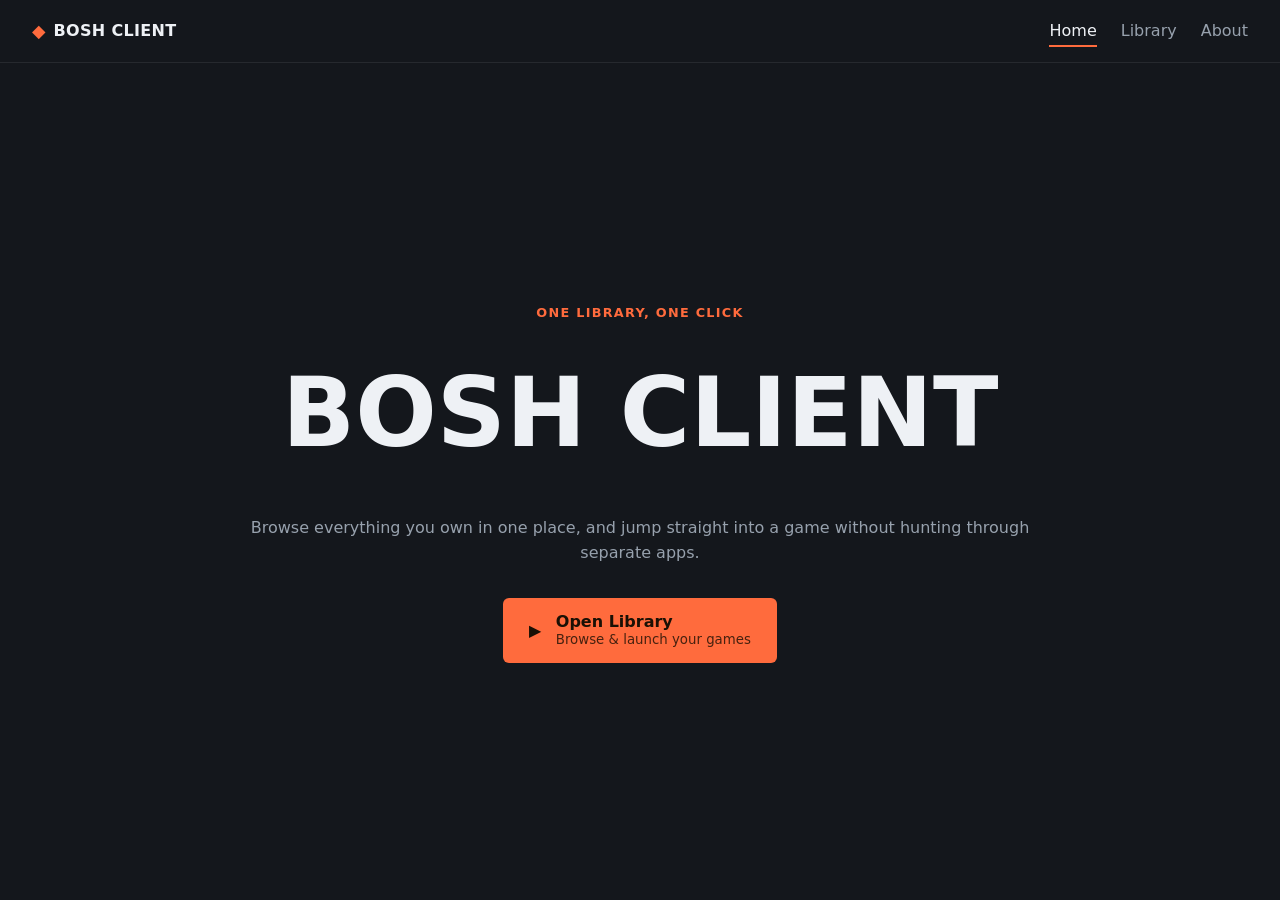
<file: index.html>
<!DOCTYPE html>
<html lang="en">
<head>
  <meta charset="UTF-8">
  <meta name="viewport" content="width=device-width, initial-scale=1.0">
  <title>BOSH CLIENT — Game Library</title>
  <link rel="stylesheet" href="style.css">
</head>
<body class="client-body">
  <a class="skip-link" href="#main-content">Skip to main content</a>

  <header class="client-titlebar">
    <a href="index.html" class="client-brand" aria-label="BOSH CLIENT Home">
      <span class="client-logo" aria-hidden="true">&#9670;</span>
      <span class="site-title">BOSH CLIENT</span>
    </a>
    <nav class="client-nav" aria-label="Primary">
      <ul>
        <li><a href="index.html" aria-current="page">Home</a></li>
        <li><a href="library.html">Library</a></li>
        <li><a href="about.html">About</a></li>
      </ul>
    </nav>
  </header>

  <main id="main-content" class="client-hero">
    <div class="hero-container">
      <p class="hero-tag">One library, one click</p>
      <h1 class="hero-title">BOSH CLIENT</h1>
      <p class="hero-description">
        Browse everything you own in one place, and jump straight into a game
        without hunting through separate apps.
      </p>
      <a href="library.html" class="btn-hero-launch">
        <span class="btn-icon" aria-hidden="true">&#9654;</span>
        <span class="btn-text">
          <strong>Open Library</strong>
          <small>Browse &amp; launch your games</small>
        </span>
      </a>
    </div>
  </main>
</body>
</html>
</file>
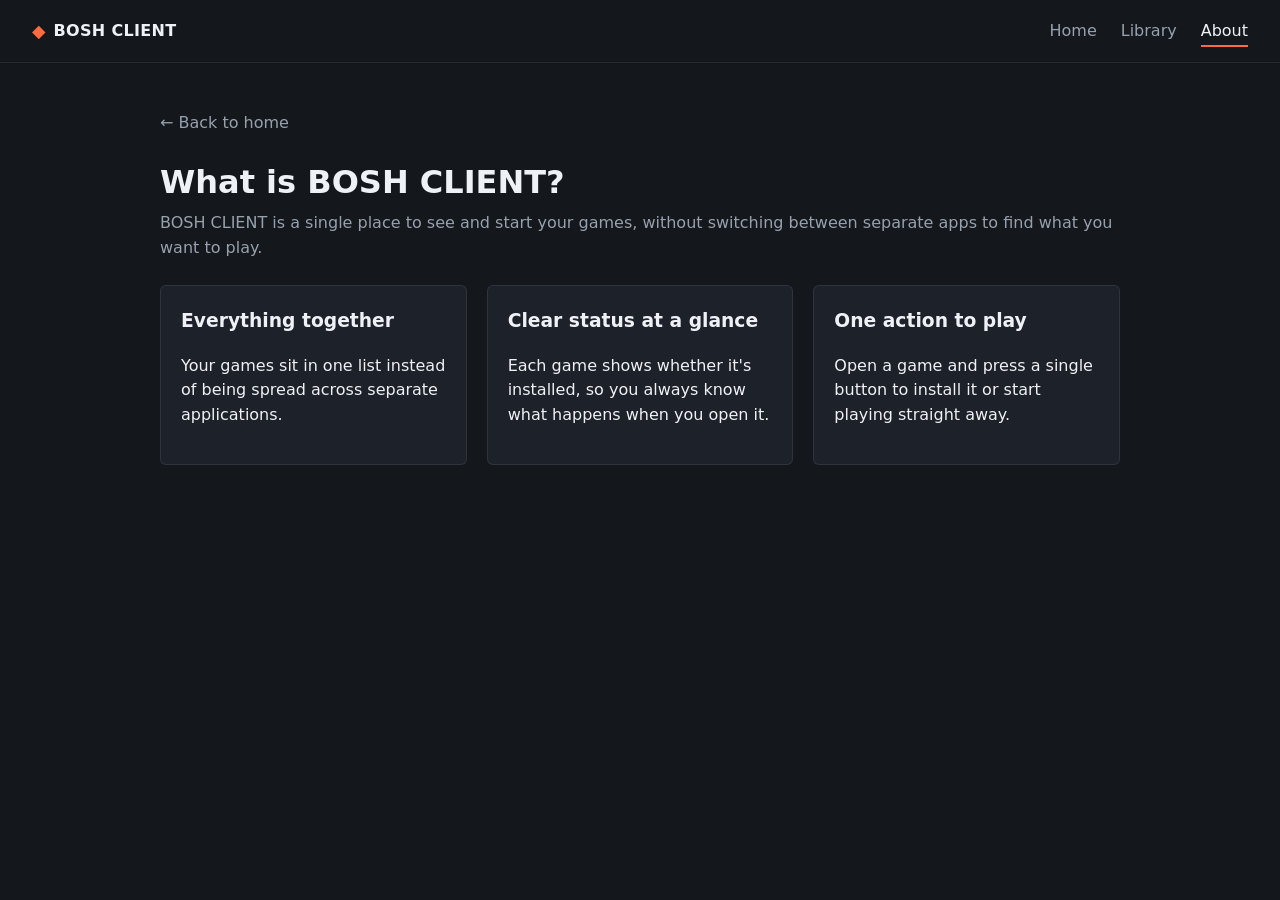
<file: about.html>
<!DOCTYPE html>
<html lang="en">
<head>
  <meta charset="UTF-8">
  <meta name="viewport" content="width=device-width, initial-scale=1.0">
  <title>About — BOSH CLIENT</title>
  <link rel="stylesheet" href="style.css">
</head>
<body class="client-body">
  <a class="skip-link" href="#main-content">Skip to content</a>

  <header class="client-titlebar">
    <a href="index.html" class="client-brand" aria-label="BOSH CLIENT Home">
      <span class="client-logo" aria-hidden="true">&#9670;</span>
      <span class="site-title">BOSH CLIENT</span>
    </a>
    <nav class="client-nav" aria-label="Primary">
      <ul>
        <li><a href="index.html">Home</a></li>
        <li><a href="library.html">Library</a></li>
        <li><a href="about.html" aria-current="page">About</a></li>
      </ul>
    </nav>
  </header>

  <main id="main-content" class="about-container">
    <p class="breadcrumb"><a href="index.html">&larr; Back to home</a></p>

    <h1>What is BOSH CLIENT?</h1>
    <p class="page-intro">BOSH CLIENT is a single place to see and start your games, without switching between separate apps to find what you want to play.</p>

    <div class="about-grid">
      <article class="about-card">
        <h3>Everything together</h3>
        <p>Your games sit in one list instead of being spread across separate applications.</p>
      </article>

      <article class="about-card">
        <h3>Clear status at a glance</h3>
        <p>Each game shows whether it's installed, so you always know what happens when you open it.</p>
      </article>

      <article class="about-card">
        <h3>One action to play</h3>
        <p>Open a game and press a single button to install it or start playing straight away.</p>
      </article>
    </div>
  </main>
</body>
</html>
</file>
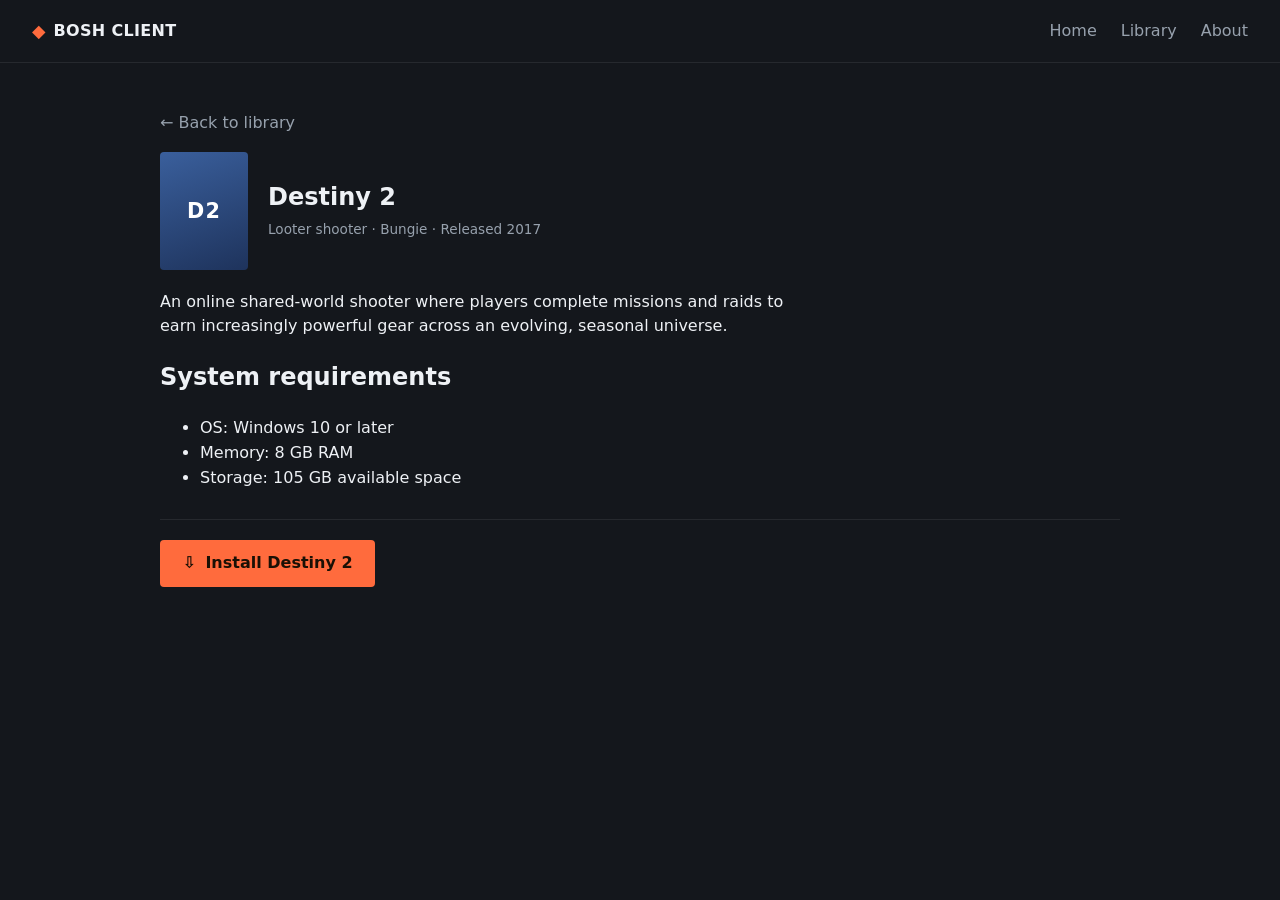
<file: destiny-2.html>
<!DOCTYPE html>
<html lang="en">
<head>
  <meta charset="UTF-8">
  <meta name="viewport" content="width=device-width, initial-scale=1.0">
  <title>Destiny 2 — BOSH CLIENT</title>
  <link rel="stylesheet" href="style.css">
</head>
<body class="client-body">
  <a class="skip-link" href="#game-detail">Skip to game details</a>

  <header class="client-titlebar">
    <a href="index.html" class="client-brand" aria-label="BOSH CLIENT Home">
      <span class="client-logo" aria-hidden="true">&#9670;</span>
      <span class="site-title">BOSH CLIENT</span>
    </a>
    <nav class="client-nav" aria-label="Primary">
      <ul>
        <li><a href="index.html">Home</a></li>
        <li><a href="library.html">Library</a></li>
        <li><a href="about.html">About</a></li>
      </ul>
    </nav>
  </header>

  <main id="game-detail">
    <p class="breadcrumb"><a href="library.html">&larr; Back to library</a></p>

    <article>
      <header class="game-header">
        <div class="thumb thumb-large thumb-destiny" aria-hidden="true">D2</div>
        <div>
          <h1>Destiny 2</h1>
          <p class="game-meta">Looter shooter &middot; Bungie &middot; Released 2017</p>
        </div>
      </header>

      <p>An online shared-world shooter where players complete missions and
      raids to earn increasingly powerful gear across an evolving, seasonal
      universe.</p>

      <section aria-labelledby="requirements-heading">
        <h2 id="requirements-heading">System requirements</h2>
        <ul>
          <li>OS: Windows 10 or later</li>
          <li>Memory: 8 GB RAM</li>
          <li>Storage: 105 GB available space</li>
        </ul>
      </section>

      <section aria-labelledby="launch-heading" class="launch-section">
        <h2 id="launch-heading" class="visually-hidden">Install or launch this game</h2>
        <button type="button" id="action-btn" class="btn-primary">
          <span class="btn-icon" id="action-icon" aria-hidden="true">&#8681;</span>
          <span id="action-label">Install Destiny 2</span>
        </button>
        <div class="progress-track" id="progress-track">
          <div class="progress-fill" id="progress-fill"></div>
        </div>
        <p id="action-status" role="status" aria-live="polite"></p>
      </section>
    </article>
  </main>

  <script>
    const STORAGE_KEY = 'bosh-installed-destiny2';
    const btn = document.getElementById('action-btn');
    const icon = document.getElementById('action-icon');
    const label = document.getElementById('action-label');
    const status = document.getElementById('action-status');
    const track = document.getElementById('progress-track');
    const fill = document.getElementById('progress-fill');
    let installed = localStorage.getItem(STORAGE_KEY) === 'true';

    if (installed) {
      icon.textContent = '\u25B6';
      label.textContent = 'Launch Destiny 2';
    }

    btn.addEventListener('click', () => {
      if (!installed) {
        // Install: a genuinely long, variable-length task. Doherty Threshold
        // says a wait over ~400ms needs continuous feedback, not a frozen
        // button, so this shows a determinate progress bar with a real
        // percentage rather than just swapping text once at the end.
        btn.disabled = true;
        icon.className = 'spinner';
        icon.textContent = '';
        label.textContent = 'Installing…';
        status.textContent = 'Installing Destiny 2. 0% complete.';
        track.classList.add('is-active');
        fill.style.transition = 'none';
        fill.style.width = '0%';
        requestAnimationFrame(() => {
          fill.style.transition = 'width 1.5s linear';
          fill.style.width = '100%';
        });

        setTimeout(() => {
          status.textContent = 'Installing Destiny 2. 50% complete.';
        }, 750);

        setTimeout(() => {
          installed = true;
          localStorage.setItem(STORAGE_KEY, 'true');
          btn.disabled = false;
          icon.className = 'btn-icon';
          icon.textContent = '\u25B6';
          label.textContent = 'Launch Destiny 2';
          status.textContent = 'Destiny 2 installed.';
          track.classList.remove('is-active');
        }, 1500);
      } else {
        // Launch: duration is indeterminate (we don't know how long the
        // engine takes to boot), so a spinner is the correct signifier here,
        // not a determinate progress bar.
        btn.disabled = true;
        icon.className = 'spinner';
        icon.textContent = '';
        label.textContent = 'Launching…';
        status.textContent = 'Starting Destiny 2.';
        setTimeout(() => {
          icon.className = 'btn-icon';
          icon.textContent = '\u2713';
          label.textContent = 'Running';
          status.textContent = 'Destiny 2 is running.';
        }, 1200);
      }
    });
  </script>
</body>
</html>
</file>
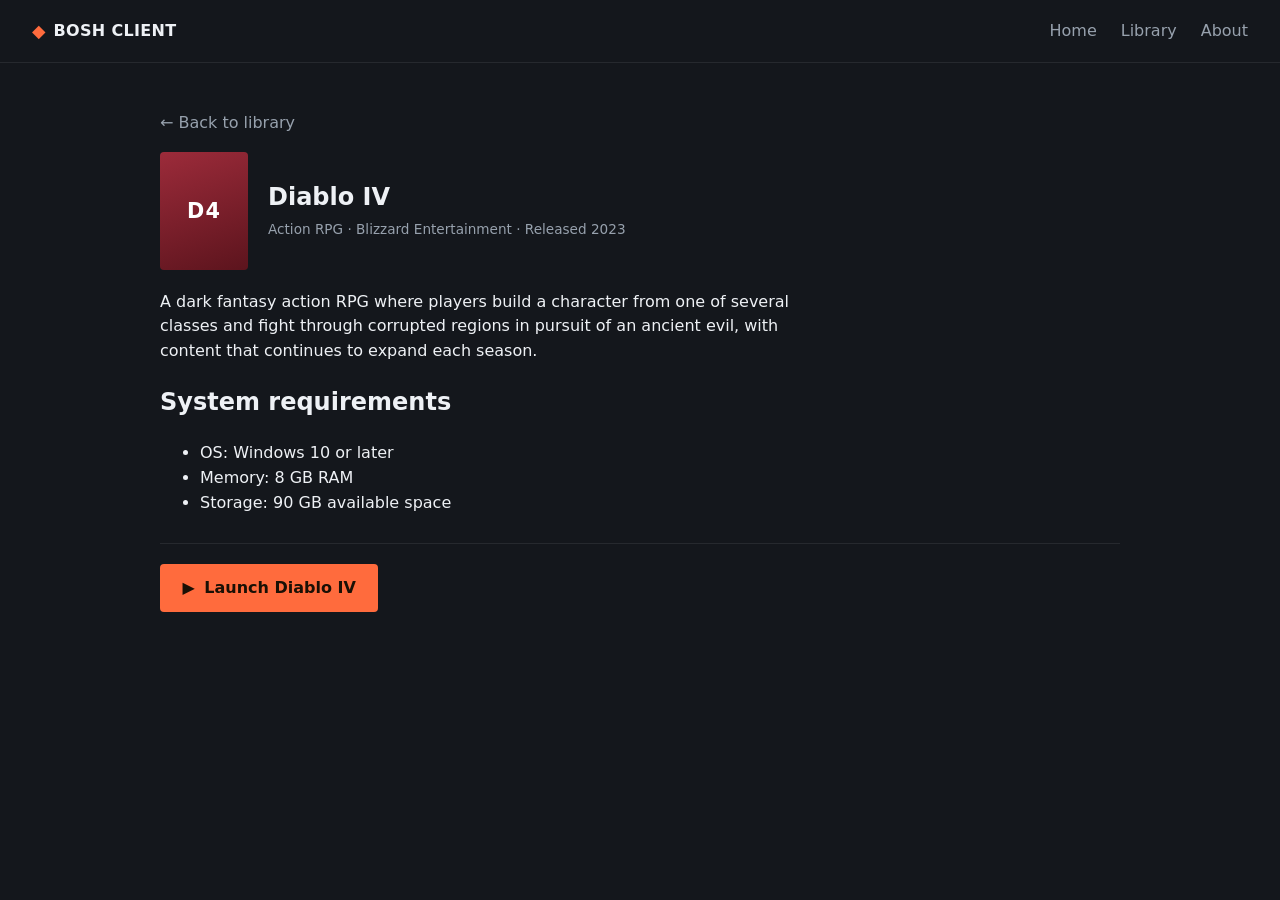
<file: diablo-iv.html>
<!DOCTYPE html>
<html lang="en">
<head>
  <meta charset="UTF-8">
  <meta name="viewport" content="width=device-width, initial-scale=1.0">
  <title>Diablo IV — BOSH CLIENT</title>
  <link rel="stylesheet" href="style.css">
</head>
<body class="client-body">
  <a class="skip-link" href="#game-detail">Skip to game details</a>

  <header class="client-titlebar">
    <a href="index.html" class="client-brand" aria-label="BOSH CLIENT Home">
      <span class="client-logo" aria-hidden="true">&#9670;</span>
      <span class="site-title">BOSH CLIENT</span>
    </a>
    <nav class="client-nav" aria-label="Primary">
      <ul>
        <li><a href="index.html">Home</a></li>
        <li><a href="library.html">Library</a></li>
        <li><a href="about.html">About</a></li>
      </ul>
    </nav>
  </header>

  <main id="game-detail">
    <p class="breadcrumb"><a href="library.html">&larr; Back to library</a></p>

    <article>
      <header class="game-header">
        <div class="thumb thumb-large thumb-diablo" aria-hidden="true">D4</div>
        <div>
          <h1>Diablo IV</h1>
          <p class="game-meta">Action RPG &middot; Blizzard Entertainment &middot; Released 2023</p>
        </div>
      </header>

      <p>A dark fantasy action RPG where players build a character from one of
      several classes and fight through corrupted regions in pursuit of an
      ancient evil, with content that continues to expand each season.</p>

      <section aria-labelledby="requirements-heading">
        <h2 id="requirements-heading">System requirements</h2>
        <ul>
          <li>OS: Windows 10 or later</li>
          <li>Memory: 8 GB RAM</li>
          <li>Storage: 90 GB available space</li>
        </ul>
      </section>

      <section aria-labelledby="launch-heading" class="launch-section">
        <h2 id="launch-heading" class="visually-hidden">Launch this game</h2>
        <button type="button" id="launch-btn" class="btn-primary">
          <span class="btn-icon" id="launch-icon" aria-hidden="true">&#9654;</span>
          <span id="launch-label">Launch Diablo IV</span>
        </button>
        <p id="launch-status" role="status" aria-live="polite"></p>
      </section>
    </article>
  </main>

  <script>
    const btn = document.getElementById('launch-btn');
    const icon = document.getElementById('launch-icon');
    const label = document.getElementById('launch-label');
    const status = document.getElementById('launch-status');
    btn.addEventListener('click', () => {
      btn.disabled = true;
      icon.className = 'spinner';
      icon.textContent = '';
      label.textContent = 'Launching…';
      status.textContent = 'Starting Diablo IV.';
      setTimeout(() => {
        icon.className = 'btn-icon';
        icon.textContent = '\u2713';
        label.textContent = 'Running';
        status.textContent = 'Diablo IV is running.';
      }, 1200);
    });
  </script>
</body>
</html>
</file>
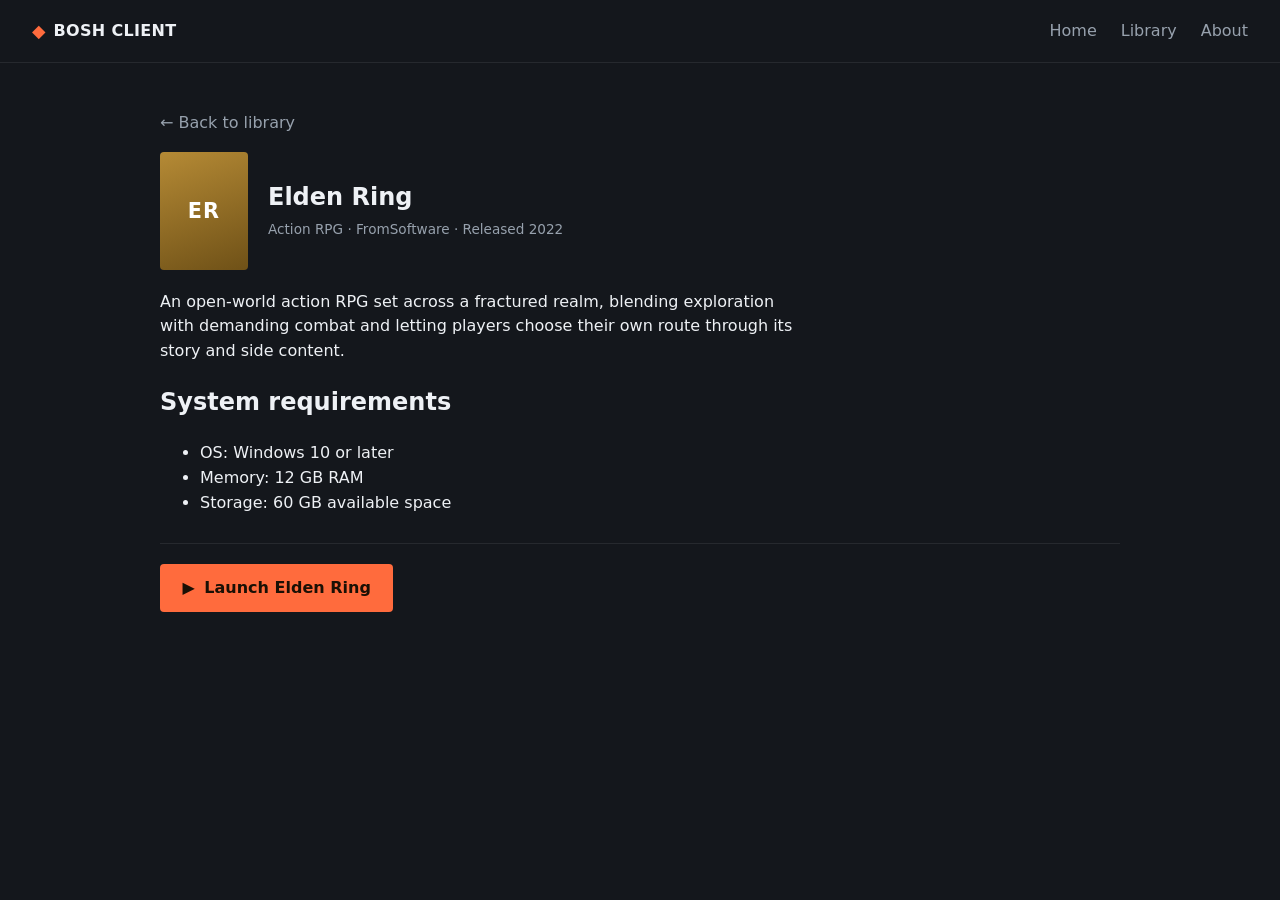
<file: elden-ring.html>
<!DOCTYPE html>
<html lang="en">
<head>
  <meta charset="UTF-8">
  <meta name="viewport" content="width=device-width, initial-scale=1.0">
  <title>Elden Ring — BOSH CLIENT</title>
  <link rel="stylesheet" href="style.css">
</head>
<body class="client-body">
  <a class="skip-link" href="#game-detail">Skip to game details</a>

  <header class="client-titlebar">
    <a href="index.html" class="client-brand" aria-label="BOSH CLIENT Home">
      <span class="client-logo" aria-hidden="true">&#9670;</span>
      <span class="site-title">BOSH CLIENT</span>
    </a>
    <nav class="client-nav" aria-label="Primary">
      <ul>
        <li><a href="index.html">Home</a></li>
        <li><a href="library.html">Library</a></li>
        <li><a href="about.html">About</a></li>
      </ul>
    </nav>
  </header>

  <main id="game-detail">
    <p class="breadcrumb"><a href="library.html">&larr; Back to library</a></p>

    <article>
      <header class="game-header">
        <div class="thumb thumb-large thumb-elden" aria-hidden="true">ER</div>
        <div>
          <h1>Elden Ring</h1>
          <p class="game-meta">Action RPG &middot; FromSoftware &middot; Released 2022</p>
        </div>
      </header>

      <p>An open-world action RPG set across a fractured realm, blending
      exploration with demanding combat and letting players choose their own
      route through its story and side content.</p>

      <section aria-labelledby="requirements-heading">
        <h2 id="requirements-heading">System requirements</h2>
        <ul>
          <li>OS: Windows 10 or later</li>
          <li>Memory: 12 GB RAM</li>
          <li>Storage: 60 GB available space</li>
        </ul>
      </section>

      <section aria-labelledby="launch-heading" class="launch-section">
        <h2 id="launch-heading" class="visually-hidden">Launch this game</h2>
        <button type="button" id="launch-btn" class="btn-primary">
          <span class="btn-icon" id="launch-icon" aria-hidden="true">&#9654;</span>
          <span id="launch-label">Launch Elden Ring</span>
        </button>
        <p id="launch-status" role="status" aria-live="polite"></p>
      </section>
    </article>
  </main>

  <script>
    const btn = document.getElementById('launch-btn');
    const icon = document.getElementById('launch-icon');
    const label = document.getElementById('launch-label');
    const status = document.getElementById('launch-status');
    btn.addEventListener('click', () => {
      btn.disabled = true;
      icon.className = 'spinner';
      icon.textContent = '';
      label.textContent = 'Launching…';
      status.textContent = 'Starting Elden Ring.';
      setTimeout(() => {
        icon.className = 'btn-icon';
        icon.textContent = '\u2713';
        label.textContent = 'Running';
        status.textContent = 'Elden Ring is running.';
      }, 1200);
    });
  </script>
</body>
</html>
</file>
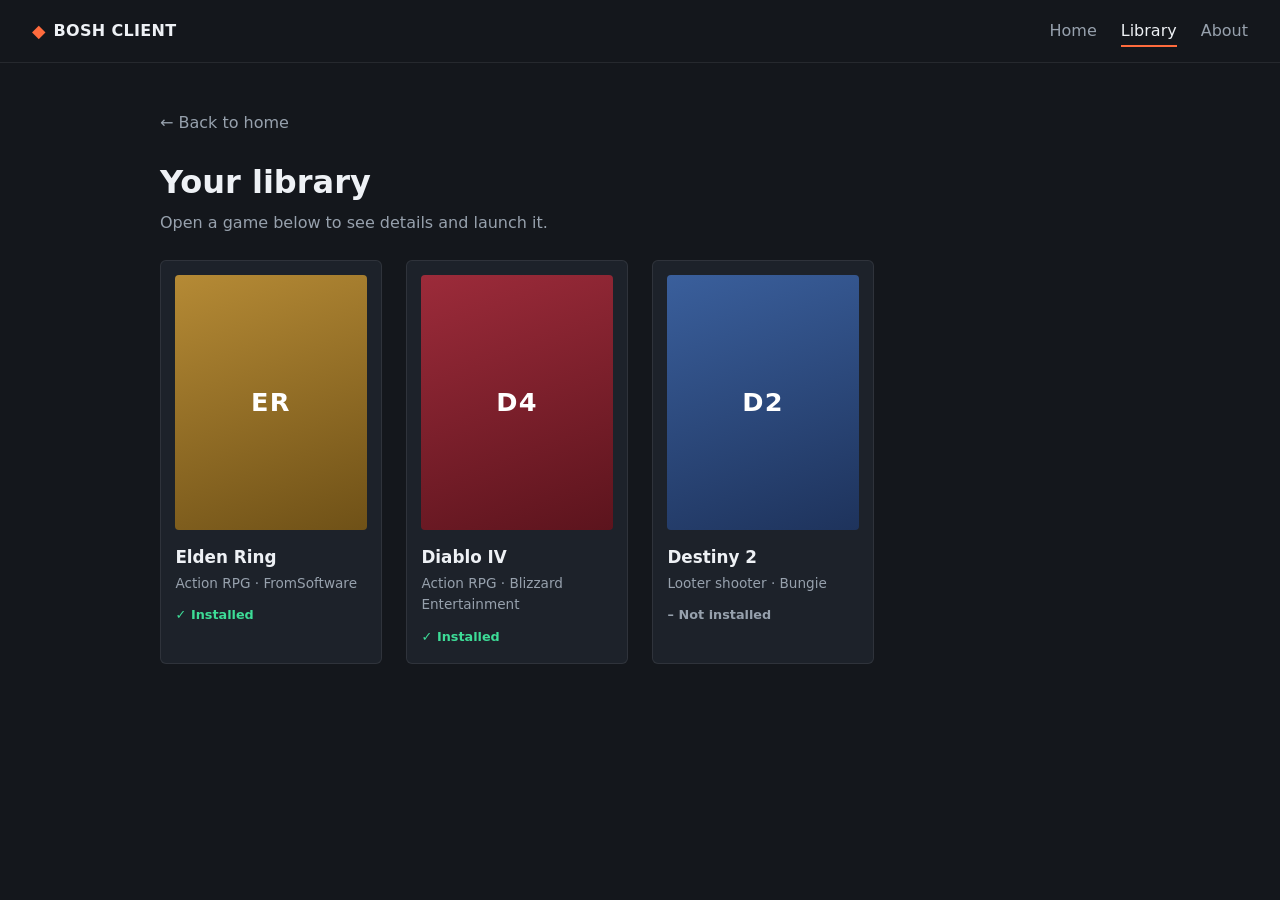
<file: library.html>
<!DOCTYPE html>
<html lang="en">
<head>
  <meta charset="UTF-8">
  <meta name="viewport" content="width=device-width, initial-scale=1.0">
  <title>Library — BOSH CLIENT</title>
  <link rel="stylesheet" href="style.css">
</head>
<body class="client-body">
  <a class="skip-link" href="#library">Skip to library</a>

  <header class="client-titlebar">
    <a href="index.html" class="client-brand" aria-label="BOSH CLIENT Home">
      <span class="client-logo" aria-hidden="true">&#9670;</span>
      <span class="site-title">BOSH CLIENT</span>
    </a>
    <nav class="client-nav" aria-label="Primary">
      <ul>
        <li><a href="index.html">Home</a></li>
        <li><a href="library.html" aria-current="page">Library</a></li>
        <li><a href="about.html">About</a></li>
      </ul>
    </nav>
  </header>

  <main id="library">
    <p class="breadcrumb"><a href="index.html">&larr; Back to home</a></p>

    <h1>Your library</h1>
    <p class="page-intro">Open a game below to see details and launch it.</p>

    <section aria-labelledby="library-heading">
      <h2 id="library-heading" class="visually-hidden">Games</h2>
      <ul class="game-grid">

        <li class="game-card">
          <article>
            <a class="thumb thumb-elden" href="elden-ring.html" aria-hidden="true" tabindex="-1">ER</a>
            <h3><a href="elden-ring.html">Elden Ring</a></h3>
            <p class="game-meta">Action RPG &middot; FromSoftware</p>
            <p class="status status-installed">Installed</p>
          </article>
        </li>

        <li class="game-card">
          <article>
            <a class="thumb thumb-diablo" href="diablo-iv.html" aria-hidden="true" tabindex="-1">D4</a>
            <h3><a href="diablo-iv.html">Diablo IV</a></h3>
            <p class="game-meta">Action RPG &middot; Blizzard Entertainment</p>
            <p class="status status-installed">Installed</p>
          </article>
        </li>

        <li class="game-card">
          <article>
            <a class="thumb thumb-destiny" href="destiny-2.html" aria-hidden="true" tabindex="-1">D2</a>
            <h3><a href="destiny-2.html">Destiny 2</a></h3>
            <p class="game-meta">Looter shooter &middot; Bungie</p>
            <p class="status status-not-installed" id="status-destiny2" data-game="destiny2">Not installed</p>
          </article>
        </li>

      </ul>
    </section>
  </main>

  <script>
    // Reflect real install state on return to the library, instead of
    // a status that never changes once a game has been installed.
    const statusEl = document.getElementById('status-destiny2');
    if (statusEl && localStorage.getItem('bosh-installed-destiny2') === 'true') {
      statusEl.textContent = 'Installed';
      statusEl.classList.remove('status-not-installed');
      statusEl.classList.add('status-installed');
    }
  </script>
</body>
</html>
</file>
<file: style.css>
:root {
  --bg: #14171c;
  --surface: #1d222a;
  --text: #eef1f5;
  --muted: #97a1ad;
  --border: rgba(255, 255, 255, 0.08);
  --accent: #ff6b3d;
  --accent-hover: #e2542a;
  --ok: #3ddc97;
  --focus: #ffd166;
  --pending: #ffd166; /* same hue as focus: in-progress states share one colour language */
}

* {
  box-sizing: border-box;
}

body {
  margin: 0;
  font-family: system-ui, "Segoe UI", sans-serif;
  color: var(--text);
  background: var(--bg);
  line-height: 1.55;
}

/* Utility */
.visually-hidden {
  position: absolute;
  width: 1px;
  height: 1px;
  overflow: hidden;
  clip: rect(0 0 0 0);
  white-space: nowrap;
}

.skip-link {
  position: absolute;
  left: -999px;
  top: 0;
  background: var(--accent);
  color: #14171c;
  font-weight: 700;
  padding: 0.6rem 1rem;
  z-index: 10;
}
.skip-link:focus {
  left: 0;
}

a:focus-visible,
button:focus-visible {
  outline: 3px solid var(--focus);
  outline-offset: 2px;
}

/* Header / nav */
.client-titlebar {
  display: flex;
  align-items: center;
  justify-content: space-between;
  padding: 1.1rem 2rem;
  border-bottom: 1px solid var(--border);
}

.client-brand {
  display: flex;
  align-items: center;
  gap: 0.5rem;
  color: var(--text);
  text-decoration: none;
}

.client-logo {
  color: var(--accent);
  font-size: 1.1rem;
}

.site-title {
  font-weight: 700;
  letter-spacing: 0.02em;
}

@keyframes brand-float {
  0%, 100% { transform: translateY(0) rotateX(0deg) rotateY(0deg); }
  25%      { transform: translateY(-2px) rotateX(4deg) rotateY(-4deg); }
  50%      { transform: translateY(-4px) rotateX(-3deg) rotateY(4deg); }
  75%      { transform: translateY(-2px) rotateX(3deg) rotateY(-2deg); }
}

@media (prefers-reduced-motion: reduce) {
  .hero-title {
    animation: none;
  }
}

.client-nav ul {
  list-style: none;
  display: flex;
  gap: 1.5rem;
  margin: 0;
  padding: 0;
}

.client-nav a {
  color: var(--muted);
  text-decoration: none;
  padding-bottom: 0.3rem;
  border-bottom: 2px solid transparent;
  transition: color 0.15s ease, border-color 0.15s ease;
}

.client-nav a:hover,
.client-nav a:focus-visible {
  color: var(--text);
  border-bottom-color: var(--border);
}

.client-nav a[aria-current="page"] {
  color: var(--text);
  border-bottom-color: var(--accent);
}

/* Main content */
main {
  max-width: 64rem;
  margin: 0 auto;
  padding: 2rem;
}

main h1 {
  margin-bottom: 0.25rem;
}

.page-intro {
  color: var(--muted);
  margin-top: 0;
}

.breadcrumb a {
  color: var(--muted);
  text-decoration: none;
}
.breadcrumb a:hover,
.breadcrumb a:focus-visible {
  color: var(--text);
}

/* Hero (home page) */
.client-hero {
  display: flex;
  align-items: center;
  justify-content: center;
  min-height: calc(100vh - 4.6rem); /* full height below the fixed titlebar, no footer to offset for */
  text-align: center;
}

.hero-container {
  max-width: 50rem;
  perspective: 600px;
}

.hero-tag {
  color: var(--accent);
  text-transform: uppercase;
  letter-spacing: 0.1em;
  font-size: 0.8rem;
  font-weight: 700;
}

.hero-title {
  display: inline-block;
  font-size: 6rem;
  margin: 0.25rem 0 0.75rem;
  white-space: nowrap;
  transform-style: preserve-3d;
  animation: brand-float 5s ease-in-out infinite;
  will-change: transform;
}

.hero-description {
  color: var(--muted);
  margin-bottom: 2rem;
}

.btn-hero-launch {
  display: inline-flex;
  align-items: center;
  gap: 0.9rem;
  background: var(--accent);
  color: #1a1005;
  text-decoration: none;
  padding: 0.9rem 1.6rem;
  border-radius: 6px;
  font-weight: 700;
}

.btn-hero-launch:hover {
  background: var(--accent-hover);
}

.btn-icon {
  font-size: 1.1rem;
}

.btn-text {
  display: flex;
  flex-direction: column;
  text-align: left;
  line-height: 1.25;
}

.btn-text small {
  font-weight: 400;
  opacity: 0.8;
}

/* Library grid — box-art style tiles */
.game-grid {
  list-style: none;
  margin: 1.5rem 0 0;
  padding: 0;
  display: grid;
  grid-template-columns: repeat(auto-fill, minmax(13rem, 1fr));
  gap: 1.5rem;
}

.game-card article {
  background: var(--surface);
  border: 1px solid var(--border);
  border-radius: 6px;
  padding: 0.9rem;
  height: 100%;
  transition: transform 0.15s ease, border-color 0.15s ease, box-shadow 0.15s ease;
}

/* Signifier: a card that can be opened lifts and gains a play icon on
   hover/focus, rather than relying on the underline alone to say "clickable" */
.game-card:hover article,
.game-card:focus-within article {
  transform: translateY(-3px);
  border-color: var(--accent);
  box-shadow: 0 10px 24px rgba(0, 0, 0, 0.35);
}

.thumb {
  position: relative;
  display: flex;
  align-items: center;
  justify-content: center;
  aspect-ratio: 3 / 4;
  width: 100%;
  border-radius: 4px;
  color: #fff;
  font-weight: 700;
  font-size: 1.6rem;
  letter-spacing: 0.05em;
  text-decoration: none;
}

.game-card:hover .thumb::after,
.game-card:focus-within .thumb::after {
  content: "\25B6";
  position: absolute;
  inset: 0;
  display: flex;
  align-items: center;
  justify-content: center;
  font-size: 1.6rem;
  color: #fff;
  background: rgba(0, 0, 0, 0.4);
  border-radius: 4px;
}

.thumb-elden   { background: linear-gradient(160deg, #b58a35, #6f5117); }
.thumb-diablo  { background: linear-gradient(160deg, #9c2b3a, #5c141d); }
.thumb-destiny { background: linear-gradient(160deg, #3a5f9c, #1e335c); }

.game-card h3 {
  margin: 0.85rem 0 0.2rem;
  font-size: 1.05rem;
}

.game-card h3 a {
  color: var(--text);
  text-decoration: none;
}
.game-card h3 a:hover,
.game-card h3 a:focus-visible {
  text-decoration: underline;
}

.game-meta {
  color: var(--muted);
  font-size: 0.85rem;
  margin: 0.2rem 0;
}

.status {
  display: inline-flex;
  align-items: center;
  gap: 0.3rem;
  font-size: 0.8rem;
  font-weight: 700;
  margin: 0.5rem 0 0;
}

.status-installed { color: var(--ok); }
.status-installed::before { content: "\2713"; }

.status-not-installed { color: var(--muted); }
.status-not-installed::before { content: "\2013"; }

/* Game detail header */
.game-header {
  display: flex;
  align-items: center;
  gap: 1.25rem;
  margin-bottom: 1.25rem;
}

.thumb-large {
  width: 5.5rem;
  height: auto;
  aspect-ratio: 3 / 4;
  flex-shrink: 0;
  font-size: 1.3rem;
}

.game-header h1 {
  margin: 0;
}

article > p {
  max-width: 40rem;
}

/* Launch / install controls */
.launch-section {
  margin-top: 1.75rem;
  padding-top: 1.25rem;
  border-top: 1px solid var(--border);
}

.btn-primary {
  display: inline-flex;
  align-items: center;
  gap: 0.6rem;
  font: inherit;
  font-weight: 700;
  padding: 0.7rem 1.4rem;
  background: var(--accent);
  color: #1a1005;
  border: none;
  border-radius: 4px;
  cursor: pointer;
  transition: background-color 0.15s ease;
}

.btn-primary:hover:not(:disabled) {
  background: var(--accent-hover);
}

.btn-primary:disabled {
  background: #454b54;
  color: var(--muted);
  cursor: not-allowed;
}

/* Icon signifies the action a button will take (install vs. launch vs.
   in-progress) instead of relying on label text alone */
.btn-icon {
  display: inline-flex;
  font-size: 1rem;
  line-height: 1;
}

.spinner {
  display: inline-block;
  width: 0.9em;
  height: 0.9em;
  border: 2px solid rgba(0, 0, 0, 0.25);
  border-top-color: #1a1005;
  border-radius: 50%;
  animation: spin 0.7s linear infinite;
}

@keyframes spin {
  to { transform: rotate(360deg); }
}

@media (prefers-reduced-motion: reduce) {
  .spinner { animation-duration: 1.4s; }
}

/* Doherty Threshold: an install takes longer than the ~400ms response
   people expect, so a determinate bar keeps the wait communicative
   instead of leaving the interface looking frozen */
.progress-track {
  display: none;
  margin-top: 0.75rem;
  height: 6px;
  width: 100%;
  max-width: 20rem;
  background: var(--border);
  border-radius: 999px;
  overflow: hidden;
}

.progress-track.is-active {
  display: block;
}

.progress-fill {
  height: 100%;
  width: 0%;
  background: var(--pending);
  border-radius: 999px;
}

#launch-status,
#action-status {
  margin-top: 0.6rem;
  color: var(--muted);
  font-size: 0.9rem;
}

/* About page */
.about-grid {
  display: grid;
  grid-template-columns: repeat(auto-fit, minmax(14rem, 1fr));
  gap: 1.25rem;
  margin-top: 1.5rem;
}

.about-card {
  background: var(--surface);
  border: 1px solid var(--border);
  border-radius: 6px;
  padding: 1.25rem;
}

.about-card h3 {
  margin-top: 0;
}

footer {
  border-top: 1px solid var(--border);
  padding: 1.25rem 2rem;
  color: var(--muted);
  font-size: 0.8rem;
  text-align: center;
}

@media (max-width: 30rem) {
  .client-titlebar {
    flex-direction: column;
    align-items: flex-start;
    gap: 0.6rem;
  }
  .game-header {
    flex-direction: column;
    align-items: flex-start;
  }
  .hero-title {
    font-size: 4.4rem;
    white-space: normal;
  }
}
</file>
